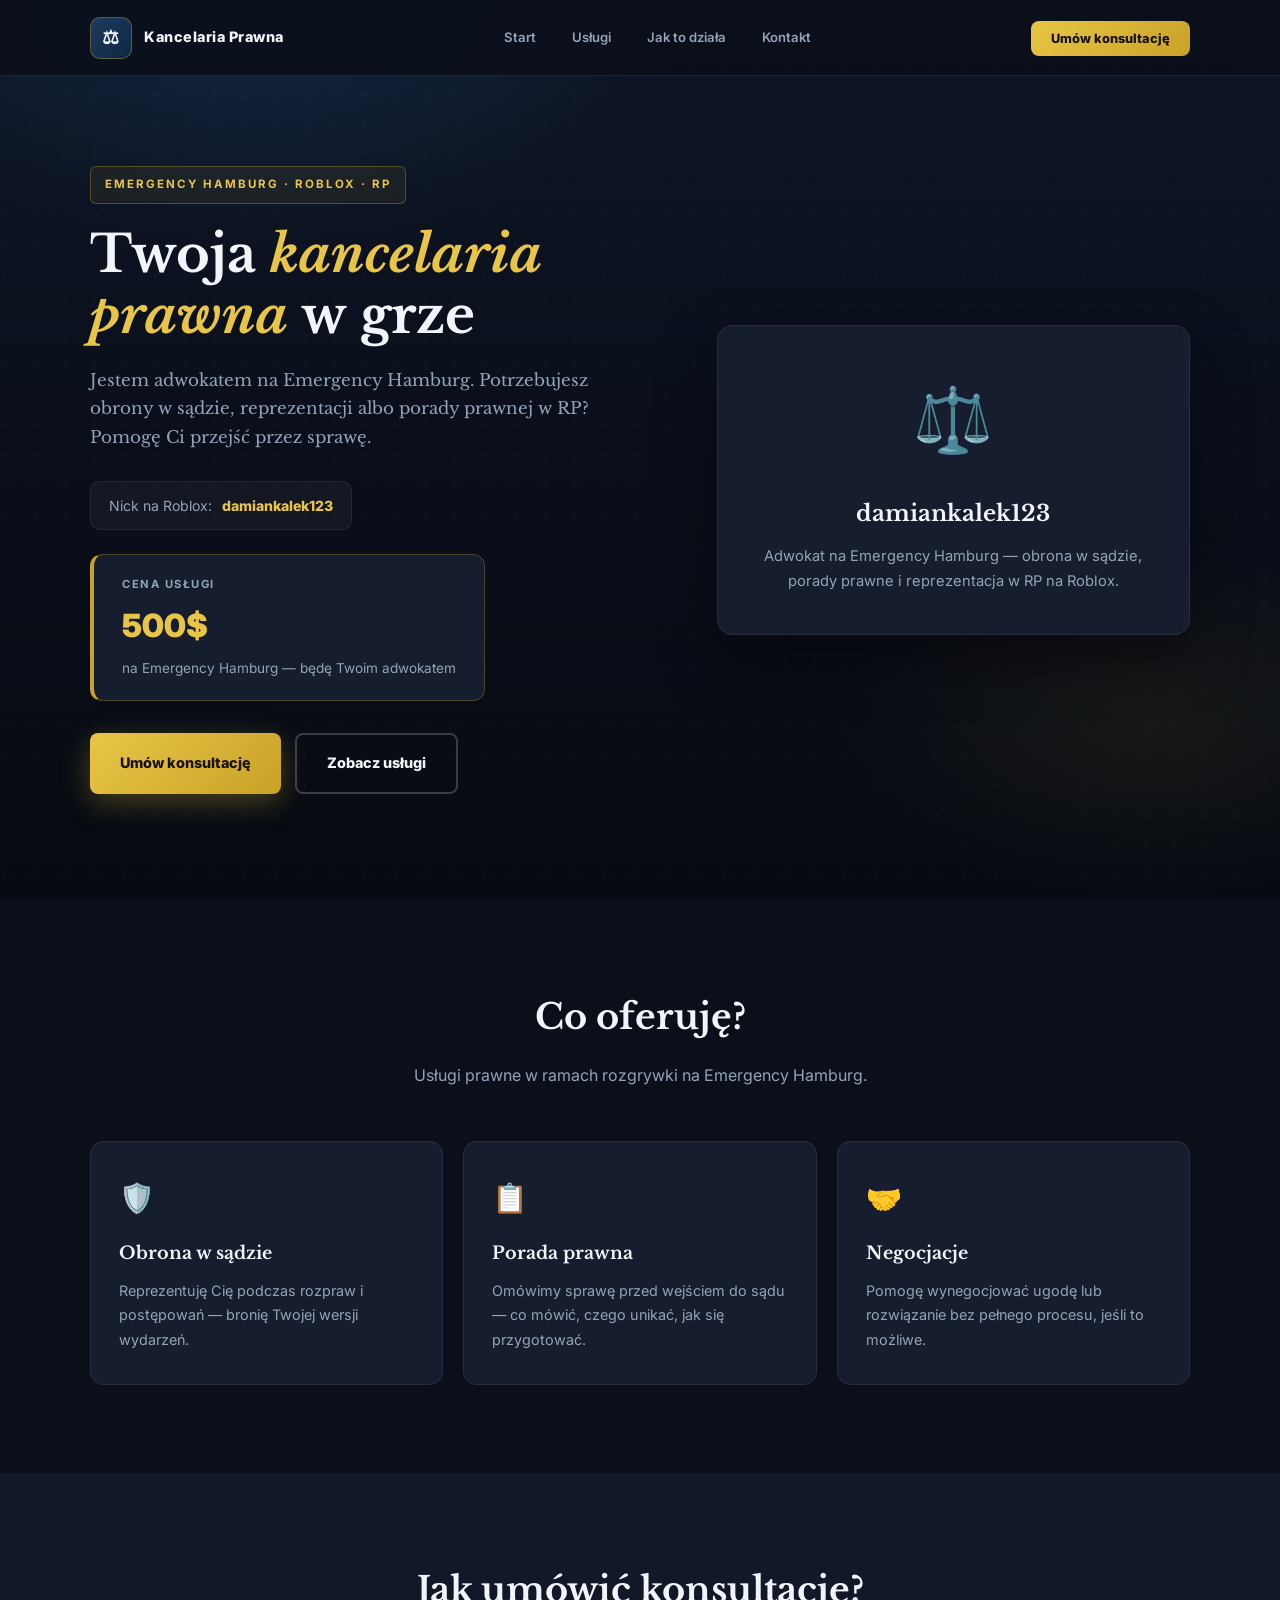
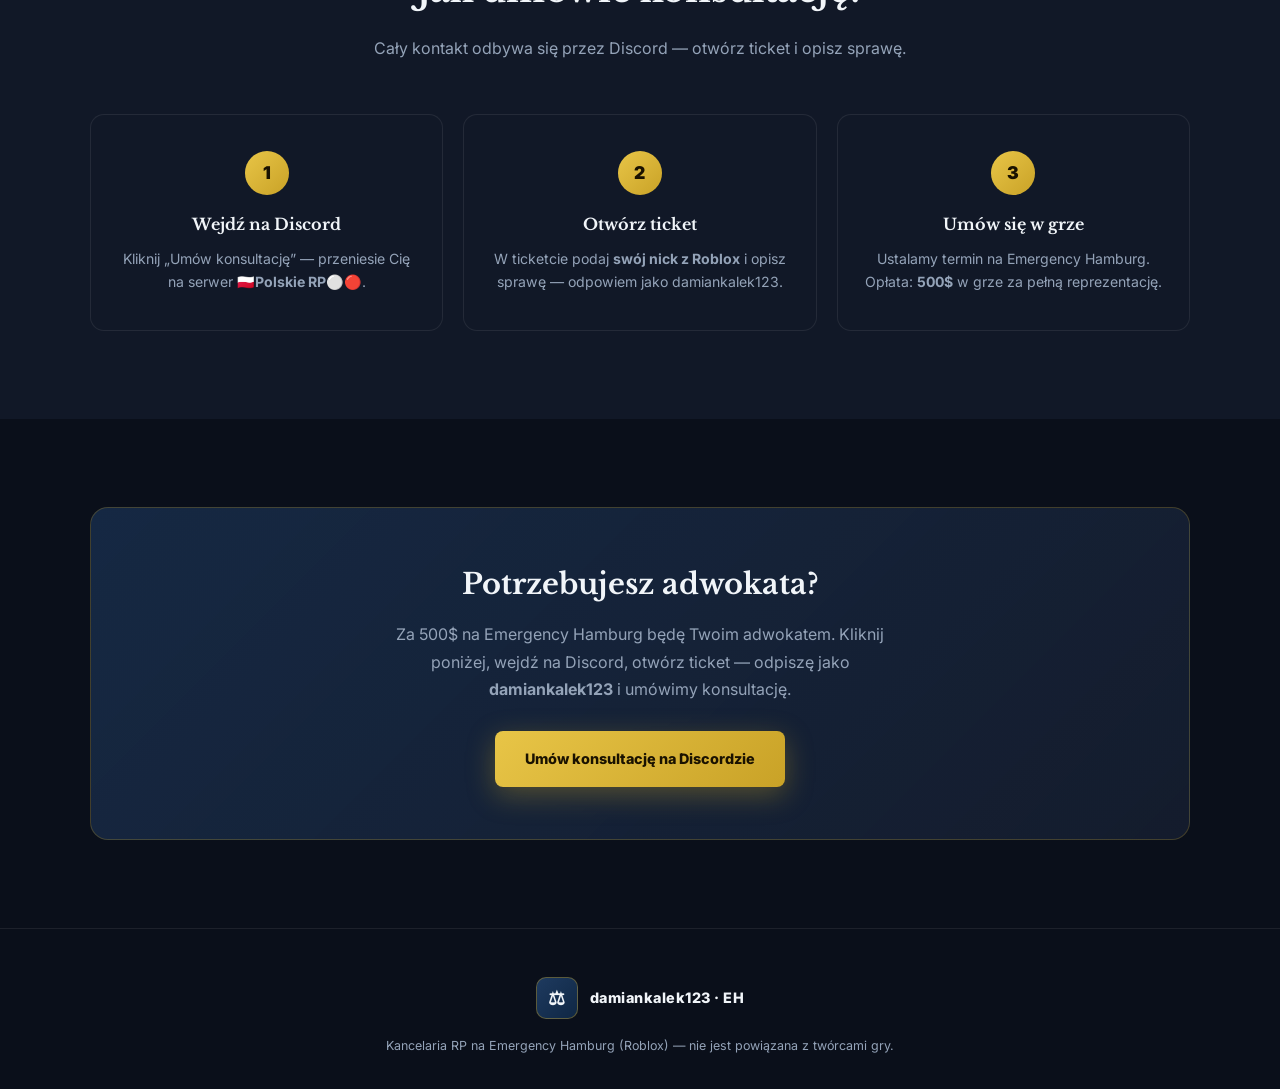
<file: index.html>
<!DOCTYPE html>
<html lang="pl">
<head>
    <meta charset="UTF-8">
    <meta name="viewport" content="width=device-width, initial-scale=1.0">
    <title>Kancelaria Prawna — Emergency Hamburg</title>
    <meta name="description" content="Adwokat damiankalek123 na Emergency Hamburg (Roblox). Za 500$ będę Twoim adwokatem. Umów konsultację na Discordzie.">
    <link rel="preconnect" href="https://fonts.googleapis.com">
    <link rel="preconnect" href="https://fonts.gstatic.com" crossorigin>
    <link href="https://fonts.googleapis.com/css2?family=Inter:wght@400;600;700;800&family=Libre+Baskerville:ital,wght@0,400;0,700;1,400&display=swap" rel="stylesheet">
    <link rel="stylesheet" href="kancelaria.css">
</head>
<body>

    <div class="page-bg" aria-hidden="true"></div>

    <header class="nav">
        <div class="container nav-inner">
            <a href="index.html" class="logo">
                <span class="logo-icon">⚖</span>
                Kancelaria Prawna
            </a>
            <nav class="nav-links" aria-label="Menu">
                <a href="#start">Start</a>
                <a href="#uslugi">Usługi</a>
                <a href="#jak">Jak to działa</a>
                <a href="#kontakt">Kontakt</a>
            </nav>
            <div class="nav-cta-wrap">
                <a href="https://discord.gg/7cSy8CDt9N" target="_blank" rel="noopener noreferrer" class="nav-cta">Umów konsultację</a>
            </div>
            <button class="menu-btn" type="button" id="menuBtn" aria-label="Menu">☰</button>
        </div>
    </header>

    <div class="mobile-menu" id="mobileMenu">
        <a href="#start">Start</a>
        <a href="#uslugi">Usługi</a>
        <a href="#jak">Jak to działa</a>
        <a href="#kontakt">Kontakt</a>
        <a href="https://discord.gg/7cSy8CDt9N" target="_blank" rel="noopener noreferrer" class="btn btn-primary" style="margin-top:8px;text-align:center;">Umów konsultację</a>
    </div>

    <section class="hero" id="start">
        <div class="container hero-grid">
            <div class="hero-content">
                <span class="hero-badge">Emergency Hamburg · Roblox · RP</span>
                <h1>Twoja <em>kancelaria prawna</em> w grze</h1>
                <p class="hero-lead">
                    Jestem adwokatem na Emergency Hamburg. Potrzebujesz obrony w sądzie,
                    reprezentacji albo porady prawnej w RP? Pomogę Ci przejść przez sprawę.
                </p>
                <div class="roblox-nick">
                    <span>Nick na Roblox:</span>
                    <strong>damiankalek123</strong>
                </div>
                <div class="price-box">
                    <span class="price-label">Cena usługi</span>
                    <span class="price-value">500$</span>
                    <span class="price-desc">na Emergency Hamburg — będę Twoim adwokatem</span>
                </div>
                <div class="hero-btns">
                    <a href="https://discord.gg/7cSy8CDt9N" target="_blank" rel="noopener noreferrer" class="btn btn-primary">Umów konsultację</a>
                    <a href="#uslugi" class="btn btn-outline">Zobacz usługi</a>
                </div>
            </div>

            <div class="hero-card">
                <div class="hero-card-icon">⚖️</div>
                <h2>damiankalek123</h2>
                <p>Adwokat na Emergency Hamburg — obrona w sądzie, porady prawne i reprezentacja w RP na Roblox.</p>
            </div>
        </div>
    </section>

    <section class="section" id="uslugi">
        <div class="container">
            <div class="section-head">
                <h2>Co oferuję?</h2>
                <p>Usługi prawne w ramach rozgrywki na Emergency Hamburg.</p>
            </div>
            <div class="services">
                <article class="service">
                    <div class="service-icon">🛡️</div>
                    <h3>Obrona w sądzie</h3>
                    <p>Reprezentuję Cię podczas rozpraw i postępowań — bronię Twojej wersji wydarzeń.</p>
                </article>
                <article class="service">
                    <div class="service-icon">📋</div>
                    <h3>Porada prawna</h3>
                    <p>Omówimy sprawę przed wejściem do sądu — co mówić, czego unikać, jak się przygotować.</p>
                </article>
                <article class="service">
                    <div class="service-icon">🤝</div>
                    <h3>Negocjacje</h3>
                    <p>Pomogę wynegocjować ugodę lub rozwiązanie bez pełnego procesu, jeśli to możliwe.</p>
                </article>
            </div>
        </div>
    </section>

    <section class="section" id="jak" style="background: var(--bg-2);">
        <div class="container">
            <div class="section-head">
                <h2>Jak umówić konsultację?</h2>
                <p>Cały kontakt odbywa się przez Discord — otwórz ticket i opisz sprawę.</p>
            </div>
            <div class="steps">
                <div class="step">
                    <div class="step-num">1</div>
                    <h3>Wejdź na Discord</h3>
                    <p>Kliknij „Umów konsultację” — przeniesie Cię na serwer <strong>🇵🇱Polskie RP⚪🔴</strong>.</p>
                </div>
                <div class="step">
                    <div class="step-num">2</div>
                    <h3>Otwórz ticket</h3>
                    <p>W ticketcie podaj <strong>swój nick z Roblox</strong> i opisz sprawę — odpowiem jako damiankalek123.</p>
                </div>
                <div class="step">
                    <div class="step-num">3</div>
                    <h3>Umów się w grze</h3>
                    <p>Ustalamy termin na Emergency Hamburg. Opłata: <strong>500$</strong> w grze za pełną reprezentację.</p>
                </div>
            </div>
        </div>
    </section>

    <section class="section" id="kontakt">
        <div class="container">
            <div class="cta-block">
                <h2>Potrzebujesz adwokata?</h2>
                <p>Za 500$ na Emergency Hamburg będę Twoim adwokatem. Kliknij poniżej, wejdź na Discord, otwórz ticket — odpiszę jako <strong>damiankalek123</strong> i umówimy konsultację.</p>
                <a href="https://discord.gg/7cSy8CDt9N" target="_blank" rel="noopener noreferrer" class="btn btn-primary">Umów konsultację na Discordzie</a>
            </div>
        </div>
    </section>

    <footer class="footer">
        <div class="container">
            <a href="index.html" class="logo">
                <span class="logo-icon">⚖</span>
                damiankalek123 · EH
            </a>
            <p>Kancelaria RP na Emergency Hamburg (Roblox) — nie jest powiązana z twórcami gry.</p>
        </div>
    </footer>

    <script>
        const menuBtn = document.getElementById('menuBtn');
        const mobileMenu = document.getElementById('mobileMenu');
        menuBtn?.addEventListener('click', () => mobileMenu?.classList.toggle('open'));
        mobileMenu?.querySelectorAll('a').forEach((a) => {
            a.addEventListener('click', () => mobileMenu.classList.remove('open'));
        });
    </script>
</body>
</html>
</file>
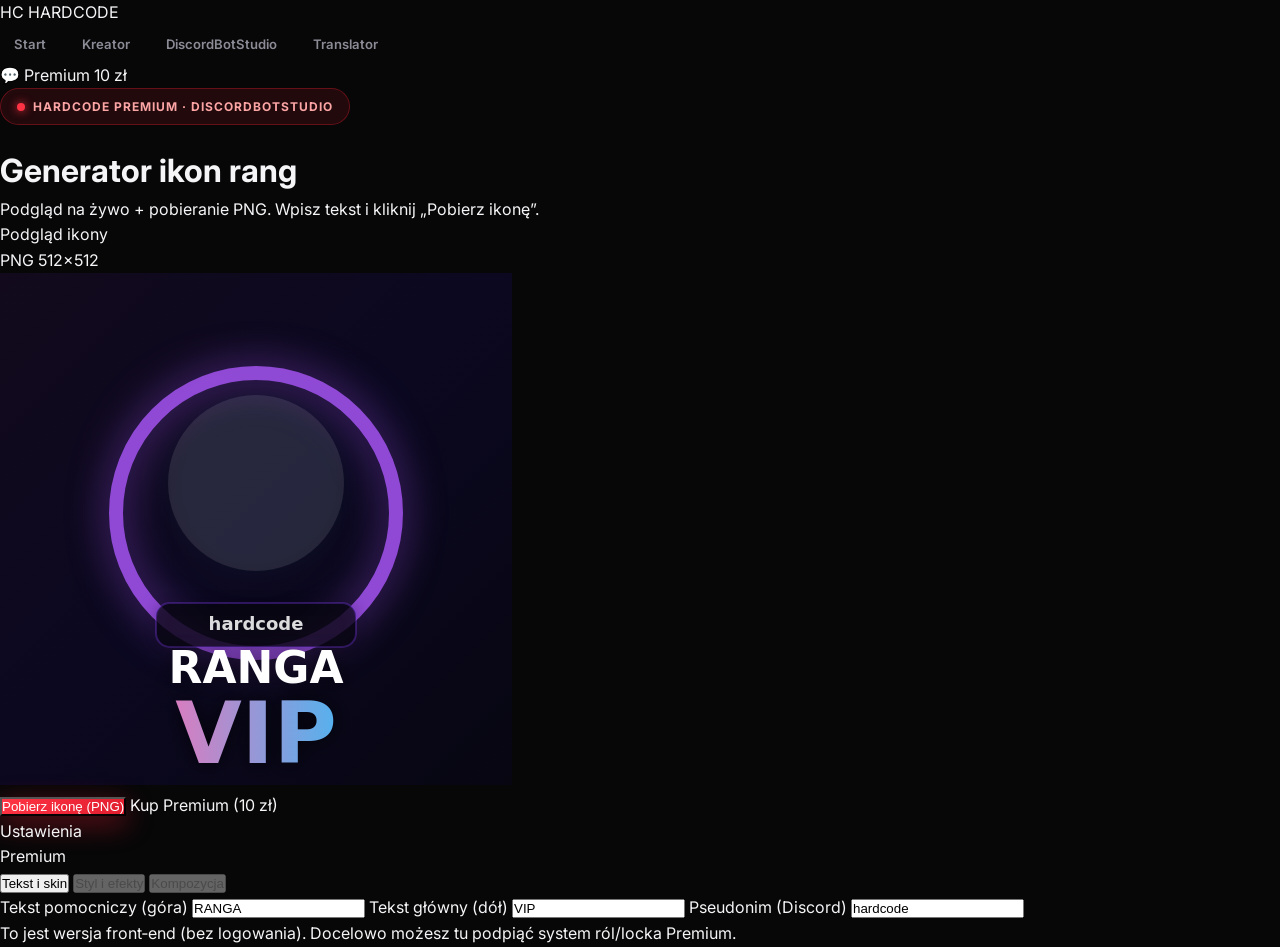
<file: studio.html>
<!DOCTYPE html>
<html lang="pl">
<head>
    <meta charset="UTF-8">
    <meta name="viewport" content="width=device-width, initial-scale=1.0">
    <title>DiscordBotStudio — HardCode Premium</title>
    <meta name="description" content="DiscordBotStudio — generator ikon rang. Premium 10 zł.">
    <link href="https://fonts.googleapis.com/css2?family=Inter:wght@400;600;700;800;900&display=swap" rel="stylesheet">
    <link rel="stylesheet" href="style.css">
</head>
<body>

    <div class="bg-grid" aria-hidden="true"></div>

    <nav class="navbar">
        <div class="navbar-inner">
            <a href="index.html" class="nav-brand">
                <span class="nav-brand-icon">HC</span>
                HARD<span class="brand-accent">CODE</span>
            </a>
            <div class="nav-links">
                <a href="index.html#start">Start</a>
                <a href="index.html#oferta">Kreator</a>
                <a href="studio.html">DiscordBotStudio</a>
                <a href="translator.html">Translator</a>
            </div>
            <div class="nav-actions">
                <a href="https://discord.gg/kFYyYj5YP9" target="_blank" rel="noopener" class="btn-icon" title="Discord" aria-label="Discord">💬</a>
                <a href="index.html#kontakt" class="btn-shop btn-shop-solid">Premium 10 zł</a>
            </div>
        </div>
    </nav>

    <main class="tool-page">
        <header class="tool-head">
            <div class="hero-badge">
                <span class="hero-badge-dot"></span>
                HardCode Premium · DiscordBotStudio
            </div>
            <h1 class="tool-title">Generator ikon rang</h1>
            <p class="tool-subtitle">Podgląd na żywo + pobieranie PNG. Wpisz tekst i kliknij „Pobierz ikonę”.</p>
        </header>

        <section class="tool-shell">
            <div class="tool-panel tool-preview">
                <div class="tool-panel-head">
                    <div class="tool-panel-title">Podgląd ikony</div>
                    <div class="tool-badge">PNG 512×512</div>
                </div>
                <div class="tool-canvas-wrap">
                    <canvas id="iconCanvas" width="512" height="512" class="tool-canvas"></canvas>
                </div>
                <div class="tool-actions">
                    <button class="btn-primary tool-btn" id="downloadBtn" type="button">Pobierz ikonę (PNG)</button>
                    <a class="btn-secondary tool-btn" href="index.html#kontakt">Kup Premium (10 zł)</a>
                </div>
            </div>

            <div class="tool-panel tool-form">
                <div class="tool-panel-head">
                    <div class="tool-panel-title">Ustawienia</div>
                    <div class="tool-badge tool-badge-premium">Premium</div>
                </div>

                <div class="tool-tabs" role="tablist" aria-label="Tryby generatora">
                    <button class="tool-tab tool-tab-active" type="button">Tekst i skin</button>
                    <button class="tool-tab" type="button" disabled>Styl i efekty</button>
                    <button class="tool-tab" type="button" disabled>Kompozycja</button>
                </div>

                <div class="tool-fields">
                    <label class="tool-field">
                        <span class="tool-label">Tekst pomocniczy (góra)</span>
                        <input id="topText" class="tool-input" value="RANGA" maxlength="18">
                    </label>
                    <label class="tool-field">
                        <span class="tool-label">Tekst główny (dół)</span>
                        <input id="bottomText" class="tool-input" value="VIP" maxlength="18">
                    </label>
                    <label class="tool-field">
                        <span class="tool-label">Pseudonim (Discord)</span>
                        <input id="nickname" class="tool-input" value="hardcode" maxlength="20">
                    </label>
                    <div class="tool-hint">
                        To jest wersja front‑end (bez logowania). Docelowo możesz tu podpiąć system ról/locka Premium.
                    </div>
                </div>
            </div>
        </section>
    </main>

    <script>
        const canvas = document.getElementById('iconCanvas');
        const ctx = canvas.getContext('2d');

        const topTextEl = document.getElementById('topText');
        const bottomTextEl = document.getElementById('bottomText');
        const nicknameEl = document.getElementById('nickname');
        const downloadBtn = document.getElementById('downloadBtn');

        function roundRect(ctx, x, y, w, h, r) {
            const rr = Math.min(r, w / 2, h / 2);
            ctx.beginPath();
            ctx.moveTo(x + rr, y);
            ctx.arcTo(x + w, y, x + w, y + h, rr);
            ctx.arcTo(x + w, y + h, x, y + h, rr);
            ctx.arcTo(x, y + h, x, y, rr);
            ctx.arcTo(x, y, x + w, y, rr);
            ctx.closePath();
        }

        function drawIcon() {
            const topText = (topTextEl.value || '').toUpperCase();
            const bottomText = (bottomTextEl.value || '').toUpperCase();
            const nick = (nicknameEl.value || '').trim();

            ctx.clearRect(0, 0, 512, 512);

            // background gradient
            const bg = ctx.createLinearGradient(0, 0, 512, 512);
            bg.addColorStop(0, '#120a1c');
            bg.addColorStop(0.5, '#0b0820');
            bg.addColorStop(1, '#070611');
            ctx.fillStyle = bg;
            ctx.fillRect(0, 0, 512, 512);

            // glow ring
            ctx.save();
            ctx.translate(256, 240);
            ctx.globalAlpha = 0.9;
            ctx.shadowColor = 'rgba(168, 85, 247, 0.75)';
            ctx.shadowBlur = 38;
            ctx.strokeStyle = 'rgba(168, 85, 247, 0.9)';
            ctx.lineWidth = 14;
            ctx.beginPath();
            ctx.arc(0, 0, 140, 0, Math.PI * 2);
            ctx.stroke();
            ctx.restore();

            // avatar placeholder
            ctx.save();
            ctx.translate(256, 210);
            ctx.shadowColor = 'rgba(56, 189, 248, 0.35)';
            ctx.shadowBlur = 22;
            ctx.fillStyle = 'rgba(255, 255, 255, 0.10)';
            ctx.beginPath();
            ctx.arc(0, 0, 88, 0, Math.PI * 2);
            ctx.fill();
            ctx.restore();

            // nickname pill
            if (nick) {
                ctx.save();
                ctx.globalAlpha = 0.95;
                ctx.shadowColor = 'rgba(0,0,0,0.35)';
                ctx.shadowBlur = 16;
                ctx.fillStyle = 'rgba(7,6,17,0.78)';
                roundRect(ctx, 156, 330, 200, 44, 14);
                ctx.fill();
                ctx.strokeStyle = 'rgba(124,58,237,0.35)';
                ctx.lineWidth = 2;
                ctx.stroke();
                ctx.fillStyle = 'rgba(255,255,255,0.9)';
                ctx.font = '800 18px Inter, system-ui, sans-serif';
                ctx.textAlign = 'center';
                ctx.textBaseline = 'middle';
                ctx.fillText(nick, 256, 352);
                ctx.restore();
            }

            // bottom label (pixel vibe)
            ctx.save();
            ctx.shadowColor = 'rgba(0,0,0,0.7)';
            ctx.shadowBlur = 20;
            ctx.textAlign = 'center';
            ctx.fillStyle = 'white';

            ctx.font = '900 44px Inter, system-ui, sans-serif';
            ctx.fillText(topText, 256, 410);

            // gradient for main text
            const grad = ctx.createLinearGradient(140, 0, 372, 0);
            grad.addColorStop(0, '#f472b6');
            grad.addColorStop(1, '#38bdf8');
            ctx.fillStyle = grad;
            ctx.font = '900 86px Inter, system-ui, sans-serif';
            ctx.fillText(bottomText, 256, 490);
            ctx.restore();
        }

        function downloadPng() {
            const a = document.createElement('a');
            a.download = `hardcode_${(bottomTextEl.value || 'icon').toLowerCase()}.png`;
            a.href = canvas.toDataURL('image/png');
            a.click();
        }

        [topTextEl, bottomTextEl, nicknameEl].forEach((el) => el.addEventListener('input', drawIcon));
        downloadBtn.addEventListener('click', downloadPng);
        drawIcon();
    </script>
</body>
</html>
</file>
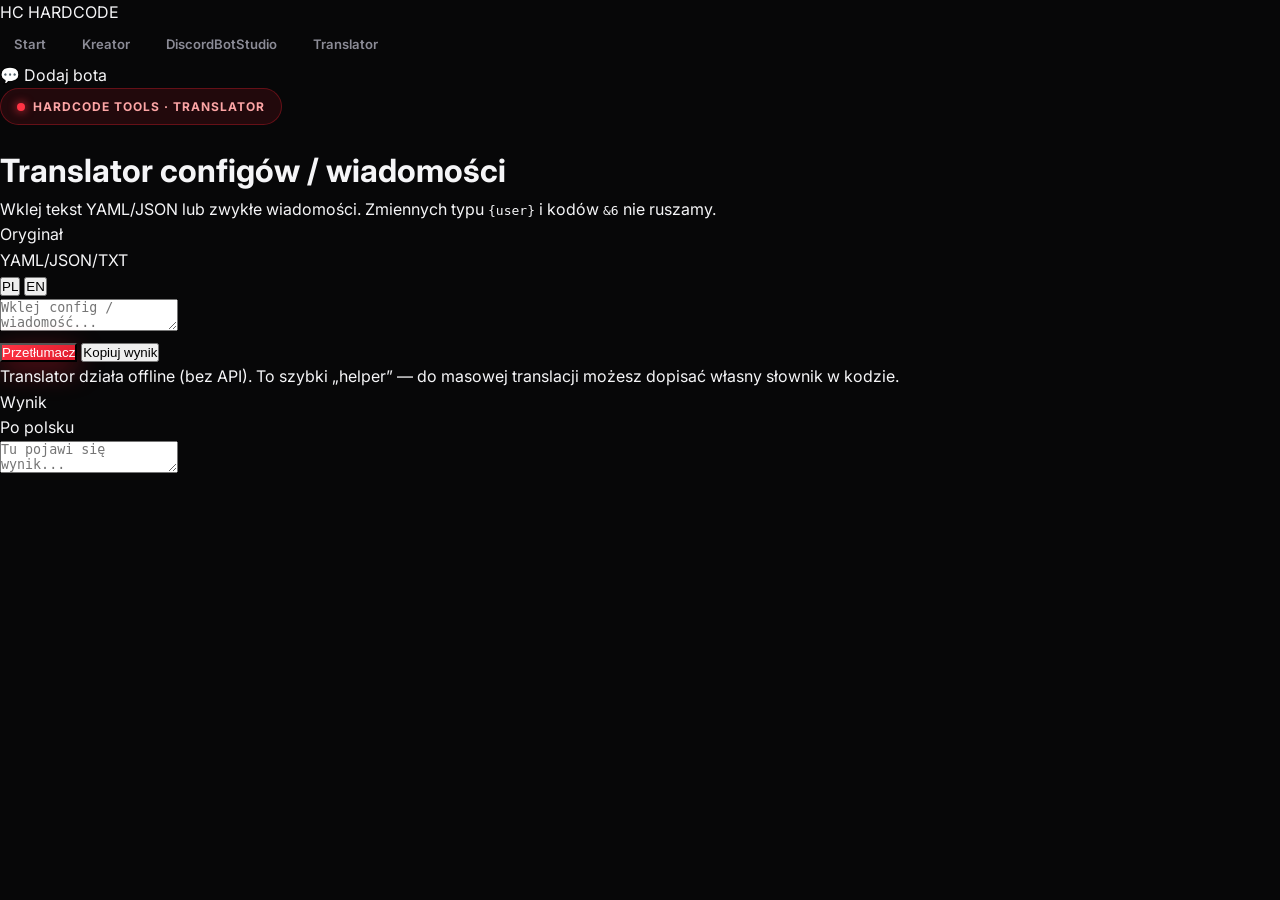
<file: translator.html>
<!DOCTYPE html>
<html lang="pl">
<head>
    <meta charset="UTF-8">
    <meta name="viewport" content="width=device-width, initial-scale=1.0">
    <title>Translator — HardCode Tools</title>
    <meta name="description" content="Translator configów/wiadomości — wklej tekst, wybierz język i pobierz wynik.">
    <link href="https://fonts.googleapis.com/css2?family=Inter:wght@400;600;700;800;900&display=swap" rel="stylesheet">
    <link rel="stylesheet" href="style.css">
</head>
<body>

    <div class="bg-grid" aria-hidden="true"></div>

    <nav class="navbar">
        <div class="navbar-inner">
            <a href="index.html" class="nav-brand">
                <span class="nav-brand-icon">HC</span>
                HARD<span class="brand-accent">CODE</span>
            </a>
            <div class="nav-links">
                <a href="index.html#start">Start</a>
                <a href="index.html#oferta">Kreator</a>
                <a href="studio.html">DiscordBotStudio</a>
                <a href="translator.html">Translator</a>
            </div>
            <div class="nav-actions">
                <a href="https://discord.gg/kFYyYj5YP9" target="_blank" rel="noopener" class="btn-icon" title="Discord" aria-label="Discord">💬</a>
                <a href="index.html#kontakt" class="btn-shop btn-shop-solid">Dodaj bota</a>
            </div>
        </div>
    </nav>

    <main class="tool-page">
        <header class="tool-head">
            <div class="hero-badge">
                <span class="hero-badge-dot"></span>
                HardCode Tools · Translator
            </div>
            <h1 class="tool-title">Translator configów / wiadomości</h1>
            <p class="tool-subtitle">Wklej tekst YAML/JSON lub zwykłe wiadomości. Zmiennych typu <code>{user}</code> i kodów <code>&amp;6</code> nie ruszamy.</p>
        </header>

        <section class="tool-shell tool-shell-wide">
            <div class="tool-panel tool-form">
                <div class="tool-panel-head">
                    <div class="tool-panel-title">Oryginał</div>
                    <div class="tool-badge">YAML/JSON/TXT</div>
                </div>

                <div class="tool-tabs" role="tablist" aria-label="Język oryginału">
                    <button class="tool-tab tool-tab-active" id="langPL" type="button">PL</button>
                    <button class="tool-tab" id="langEN" type="button">EN</button>
                </div>

                <textarea id="source" class="tool-textarea" spellcheck="false" placeholder="Wklej config / wiadomość..."></textarea>
                <div class="tool-actions tool-actions-slim">
                    <button class="btn-primary tool-btn" id="translateBtn" type="button">Przetłumacz</button>
                    <button class="btn-secondary tool-btn" id="copyBtn" type="button">Kopiuj wynik</button>
                </div>
                <div class="tool-hint">
                    Translator działa offline (bez API). To szybki „helper” — do masowej translacji możesz dopisać własny słownik w kodzie.
                </div>
            </div>

            <div class="tool-panel tool-preview">
                <div class="tool-panel-head">
                    <div class="tool-panel-title">Wynik</div>
                    <div class="tool-badge">Po polsku</div>
                </div>
                <textarea id="result" class="tool-textarea" spellcheck="false" placeholder="Tu pojawi się wynik..." readonly></textarea>
            </div>
        </section>
    </main>

    <script>
        const source = document.getElementById('source');
        const result = document.getElementById('result');
        const translateBtn = document.getElementById('translateBtn');
        const copyBtn = document.getElementById('copyBtn');
        const langPL = document.getElementById('langPL');
        const langEN = document.getElementById('langEN');

        let from = 'pl';
        function setLang(next) {
            from = next;
            if (from === 'pl') {
                langPL.classList.add('tool-tab-active');
                langEN.classList.remove('tool-tab-active');
            } else {
                langEN.classList.add('tool-tab-active');
                langPL.classList.remove('tool-tab-active');
            }
        }
        langPL.addEventListener('click', () => setLang('pl'));
        langEN.addEventListener('click', () => setLang('en'));

        const dictEnToPl = new Map([
            ['welcome', 'witaj'],
            ['goodbye', 'żegnaj'],
            ['ticket', 'zgłoszenie'],
            ['tickets', 'zgłoszenia'],
            ['support', 'pomoc'],
            ['settings', 'ustawienia'],
            ['enabled', 'włączone'],
            ['disabled', 'wyłączone'],
            ['role', 'rola'],
            ['roles', 'role'],
            ['channel', 'kanał'],
            ['channels', 'kanały'],
            ['message', 'wiadomość'],
            ['messages', 'wiadomości'],
            ['admin', 'admin'],
            ['moderation', 'moderacja'],
            ['warning', 'ostrzeżenie'],
            ['warnings', 'ostrzeżenia'],
            ['ban', 'ban'],
            ['mute', 'mute'],
            ['unmute', 'odcisz'],
            ['logs', 'logi'],
            ['dashboard', 'panel'],
            ['premium', 'premium'],
            ['free', 'darmowe'],
            ['error', 'błąd'],
            ['success', 'sukces'],
            ['required', 'wymagane'],
            ['access', 'dostęp'],
            ['login', 'zaloguj'],
            ['discord', 'discord']
        ]);

        function protectTokens(input) {
            const tokens = [];
            const protectedText = input.replace(/(\{[^}]+\}|&[0-9a-fk-or])/gi, (m) => {
                const id = tokens.length;
                tokens.push(m);
                return `__TOK${id}__`;
            });
            return { protectedText, tokens };
        }

        function restoreTokens(input, tokens) {
            return input.replace(/__TOK(\d+)__/g, (_, n) => tokens[Number(n)] ?? '');
        }

        function translateLooseText(text) {
            // bardzo lekka translacja: słowo -> słowo, bez rozwalania formatowania
            const parts = text.split(/(\s+|[,:.()\"'\\[\\]{}<>!?-]+)/);
            const out = parts.map((p) => {
                const key = p.toLowerCase();
                if (!/^[a-z]+$/.test(key)) return p;
                return dictEnToPl.get(key) ?? p;
            });
            return out.join('');
        }

        function translateAll() {
            const raw = source.value || '';
            if (!raw.trim()) {
                result.value = '';
                return;
            }

            // jeśli źródło PL → wynik = źródło (bo “tłumaczenie” niepotrzebne)
            if (from === 'pl') {
                result.value = raw;
                return;
            }

            const { protectedText, tokens } = protectTokens(raw);
            const translated = translateLooseText(protectedText);
            result.value = restoreTokens(translated, tokens);
        }

        async function copyResult() {
            if (!result.value) return;
            try {
                await navigator.clipboard.writeText(result.value);
                copyBtn.textContent = 'Skopiowano';
                setTimeout(() => (copyBtn.textContent = 'Kopiuj wynik'), 1000);
            } catch {
                // fallback
                result.focus();
                result.select();
                document.execCommand('copy');
            }
        }

        translateBtn.addEventListener('click', translateAll);
        copyBtn.addEventListener('click', copyResult);
        source.addEventListener('keydown', (e) => {
            if ((e.ctrlKey || e.metaKey) && e.key.toLowerCase() === 'enter') translateAll();
        });
    </script>
</body>
</html>
</file>
<file: kancelaria.css>
:root {
    --bg: #0a0f1a;
    --bg-2: #111827;
    --card: #151d2e;
    --gold: #c9a227;
    --gold-light: #e8c547;
    --gold-glow: rgba(201, 162, 39, 0.35);
    --navy: #1e3a5f;
    --text: #f1f5f9;
    --text-dim: #94a3b8;
    --border: rgba(255, 255, 255, 0.08);
    --nav-h: 76px;
    --max: 1100px;
}

* {
    box-sizing: border-box;
    margin: 0;
    padding: 0;
}

html {
    scroll-behavior: smooth;
}

body {
    font-family: 'Libre Baskerville', Georgia, serif;
    background: var(--bg);
    color: var(--text);
    line-height: 1.7;
    overflow-x: hidden;
}

.sans {
    font-family: 'Inter', system-ui, sans-serif;
}

a {
    color: inherit;
    text-decoration: none;
}

.container {
    width: min(var(--max), 92%);
    margin: 0 auto;
}

.page-bg {
    position: fixed;
    inset: 0;
    z-index: -1;
    background:
        radial-gradient(ellipse 60% 50% at 20% 0%, rgba(30, 58, 95, 0.5), transparent 55%),
        radial-gradient(ellipse 50% 40% at 90% 80%, rgba(201, 162, 39, 0.08), transparent 50%),
        linear-gradient(180deg, #0d1525 0%, var(--bg) 50%, #060a12 100%);
}

.page-bg::after {
    content: '';
    position: absolute;
    inset: 0;
    background: url("data:image/svg+xml,%3Csvg width='60' height='60' viewBox='0 0 60 60' xmlns='http://www.w3.org/2000/svg'%3E%3Cg fill='none' fill-rule='evenodd'%3E%3Cg fill='%23ffffff' fill-opacity='0.02'%3E%3Cpath d='M36 34v-4h-2v4h-4v2h4v4h2v-4h4v-2h-4zm0-30V0h-2v4h-4v2h4v4h2V6h4V4h-4zM6 34v-4H4v4H0v2h4v4h2v-4h4v-2H6zM6 4V0H4v4H0v2h4v4h2V6h4V4H6z'/%3E%3C/g%3E%3C/g%3E%3C/svg%3E");
    opacity: 0.5;
}

.nav {
    position: fixed;
    top: 0;
    left: 0;
    right: 0;
    height: var(--nav-h);
    z-index: 1000;
    background: rgba(10, 15, 26, 0.9);
    backdrop-filter: blur(14px);
    border-bottom: 1px solid var(--border);
}

.nav-inner {
    height: 100%;
    display: flex;
    align-items: center;
    justify-content: space-between;
    gap: 20px;
}

.logo {
    display: flex;
    align-items: center;
    gap: 12px;
    font-family: 'Inter', sans-serif;
    font-weight: 800;
    font-size: 0.9rem;
    letter-spacing: 0.5px;
}

.logo-icon {
    width: 42px;
    height: 42px;
    border-radius: 10px;
    background: linear-gradient(135deg, var(--navy), #0f2744);
    border: 1px solid rgba(201, 162, 39, 0.4);
    display: flex;
    align-items: center;
    justify-content: center;
    font-size: 1.2rem;
}

.nav-links {
    display: flex;
    gap: 8px;
}

.nav-links a {
    font-family: 'Inter', sans-serif;
    font-size: 0.82rem;
    font-weight: 600;
    color: var(--text-dim);
    padding: 8px 14px;
    border-radius: 8px;
    transition: color 0.2s, background 0.2s;
}

.nav-links a:hover {
    color: var(--text);
    background: rgba(255, 255, 255, 0.05);
}

.nav-cta {
    font-family: 'Inter', sans-serif;
    padding: 10px 20px;
    border-radius: 8px;
    background: linear-gradient(135deg, var(--gold-light), var(--gold));
    color: #1a1200;
    font-weight: 800;
    font-size: 0.8rem;
    transition: transform 0.2s, box-shadow 0.2s;
}

.nav-cta:hover {
    transform: translateY(-2px);
    box-shadow: 0 8px 28px var(--gold-glow);
}

.menu-btn {
    display: none;
    width: 44px;
    height: 44px;
    border: 1px solid var(--border);
    border-radius: 10px;
    background: transparent;
    color: var(--text);
    font-size: 1.4rem;
    cursor: pointer;
}

.mobile-menu {
    display: none;
    position: fixed;
    top: var(--nav-h);
    left: 0;
    right: 0;
    background: rgba(10, 15, 26, 0.98);
    border-bottom: 1px solid var(--border);
    padding: 20px;
    flex-direction: column;
    gap: 14px;
    z-index: 999;
}

.mobile-menu.open {
    display: flex;
}

.mobile-menu a {
    font-family: 'Inter', sans-serif;
    font-weight: 600;
    padding: 10px 0;
    border-bottom: 1px solid var(--border);
}

.hero {
    min-height: 100vh;
    padding: calc(var(--nav-h) + 64px) 0 80px;
    display: flex;
    align-items: center;
}

.hero-grid {
    display: grid;
    grid-template-columns: 1.1fr 0.9fr;
    gap: 48px;
    align-items: center;
}

.hero-badge {
    display: inline-block;
    font-family: 'Inter', sans-serif;
    font-size: 0.72rem;
    font-weight: 700;
    letter-spacing: 2px;
    text-transform: uppercase;
    color: var(--gold-light);
    margin-bottom: 20px;
    padding: 8px 14px;
    border: 1px solid rgba(201, 162, 39, 0.35);
    border-radius: 6px;
    background: rgba(201, 162, 39, 0.08);
}

.hero h1 {
    font-size: clamp(2rem, 4.5vw, 3.2rem);
    font-weight: 700;
    line-height: 1.2;
    margin-bottom: 20px;
}

.hero h1 em {
    font-style: italic;
    color: var(--gold-light);
}

.hero-lead {
    color: var(--text-dim);
    font-size: 1.05rem;
    max-width: 520px;
    margin-bottom: 28px;
}

.price-box {
    display: inline-flex;
    flex-direction: column;
    gap: 4px;
    padding: 20px 28px;
    margin-bottom: 32px;
    background: var(--card);
    border: 1px solid rgba(201, 162, 39, 0.3);
    border-radius: 12px;
    border-left: 4px solid var(--gold);
}

.price-label {
    font-family: 'Inter', sans-serif;
    font-size: 0.7rem;
    font-weight: 700;
    text-transform: uppercase;
    letter-spacing: 1.5px;
    color: var(--text-dim);
}

.price-value {
    font-family: 'Inter', sans-serif;
    font-size: 2rem;
    font-weight: 900;
    color: var(--gold-light);
}

.price-desc {
    font-family: 'Inter', sans-serif;
    font-size: 0.85rem;
    color: var(--text-dim);
}

.roblox-nick {
    display: inline-flex;
    align-items: center;
    gap: 10px;
    padding: 12px 18px;
    margin-bottom: 24px;
    background: rgba(255, 255, 255, 0.04);
    border: 1px solid var(--border);
    border-radius: 10px;
    font-family: 'Inter', sans-serif;
    font-size: 0.88rem;
    color: var(--text-dim);
}

.roblox-nick strong {
    color: var(--gold-light);
    font-weight: 800;
}

.hero-btns {
    display: flex;
    flex-wrap: wrap;
    gap: 14px;
}

.btn {
    display: inline-flex;
    align-items: center;
    justify-content: center;
    gap: 8px;
    padding: 16px 30px;
    border-radius: 8px;
    font-family: 'Inter', sans-serif;
    font-weight: 800;
    font-size: 0.9rem;
    transition: transform 0.2s, box-shadow 0.2s;
    cursor: pointer;
    border: none;
}

.btn-primary {
    background: linear-gradient(135deg, var(--gold-light), var(--gold));
    color: #1a1200;
    box-shadow: 0 8px 28px var(--gold-glow);
}

.btn-primary:hover {
    transform: translateY(-2px);
    box-shadow: 0 12px 36px var(--gold-glow);
}

.btn-outline {
    background: transparent;
    color: var(--text);
    border: 2px solid rgba(255, 255, 255, 0.2);
}

.btn-outline:hover {
    border-color: var(--gold);
    color: var(--gold-light);
}

.hero-card {
    padding: 40px 36px;
    background: var(--card);
    border: 1px solid var(--border);
    border-radius: 16px;
    text-align: center;
    box-shadow: 0 24px 60px rgba(0, 0, 0, 0.4);
}

.hero-card-icon {
    font-size: 4rem;
    margin-bottom: 20px;
}

.hero-card h2 {
    font-size: 1.4rem;
    margin-bottom: 12px;
}

.hero-card p {
    font-family: 'Inter', sans-serif;
    color: var(--text-dim);
    font-size: 0.92rem;
}

.section {
    padding: 88px 0;
}

.section-head {
    text-align: center;
    max-width: 600px;
    margin: 0 auto 52px;
}

.section-head h2 {
    font-size: clamp(1.6rem, 3vw, 2.2rem);
    margin-bottom: 14px;
}

.section-head p {
    font-family: 'Inter', sans-serif;
    color: var(--text-dim);
    font-size: 1rem;
}

.services {
    display: grid;
    grid-template-columns: repeat(auto-fit, minmax(260px, 1fr));
    gap: 20px;
}

.service {
    padding: 32px 28px;
    background: var(--card);
    border: 1px solid var(--border);
    border-radius: 14px;
    transition: border-color 0.25s, transform 0.25s;
}

.service:hover {
    border-color: rgba(201, 162, 39, 0.35);
    transform: translateY(-4px);
}

.service-icon {
    font-size: 1.8rem;
    margin-bottom: 16px;
}

.service h3 {
    font-size: 1.1rem;
    margin-bottom: 10px;
}

.service p {
    font-family: 'Inter', sans-serif;
    color: var(--text-dim);
    font-size: 0.9rem;
}

.steps {
    display: grid;
    grid-template-columns: repeat(3, 1fr);
    gap: 20px;
}

.step {
    text-align: center;
    padding: 36px 24px;
    background: var(--bg-2);
    border-radius: 14px;
    border: 1px solid var(--border);
}

.step-num {
    width: 44px;
    height: 44px;
    margin: 0 auto 16px;
    border-radius: 50%;
    background: linear-gradient(135deg, var(--gold-light), var(--gold));
    color: #1a1200;
    font-family: 'Inter', sans-serif;
    font-weight: 900;
    font-size: 1.1rem;
    display: flex;
    align-items: center;
    justify-content: center;
}

.step h3 {
    font-size: 1rem;
    margin-bottom: 8px;
}

.step p {
    font-family: 'Inter', sans-serif;
    color: var(--text-dim);
    font-size: 0.88rem;
}

.cta-block {
    padding: 52px 48px;
    border-radius: 18px;
    background: linear-gradient(135deg, rgba(30, 58, 95, 0.6), rgba(21, 29, 46, 0.95));
    border: 1px solid rgba(201, 162, 39, 0.25);
    text-align: center;
}

.cta-block h2 {
    font-size: 1.8rem;
    margin-bottom: 12px;
}

.cta-block p {
    font-family: 'Inter', sans-serif;
    color: var(--text-dim);
    max-width: 520px;
    margin: 0 auto 28px;
    font-size: 1rem;
}

.footer {
    padding: 48px 0 32px;
    border-top: 1px solid var(--border);
    text-align: center;
}

.footer p {
    font-family: 'Inter', sans-serif;
    color: var(--text-dim);
    font-size: 0.78rem;
}

.footer .logo {
    justify-content: center;
    margin-bottom: 16px;
}

@media (max-width: 900px) {
    .nav-links,
    .nav-cta-wrap {
        display: none;
    }

    .menu-btn {
        display: flex;
        align-items: center;
        justify-content: center;
    }

    .hero-grid {
        grid-template-columns: 1fr;
        text-align: center;
    }

    .hero-lead,
    .price-box {
        margin-left: auto;
        margin-right: auto;
    }

    .hero-btns {
        justify-content: center;
    }

    .hero-card {
        order: -1;
    }

    .steps {
        grid-template-columns: 1fr;
    }

    .cta-block {
        padding: 36px 24px;
    }
}
</file>
<file: style.css>
:root {
    --bg: #070708;
    --bg-2: #0e0e11;
    --card: #121216;
    --red: #e11d2e;
    --red-bright: #ff3344;
    --red-glow: rgba(225, 29, 46, 0.45);
    --orange: #ff6b35;
    --text: #f5f5f7;
    --text-dim: #8b8b96;
    --border: rgba(255, 255, 255, 0.07);
    --nav-h: 76px;
    --max: 1200px;
}

* {
    box-sizing: border-box;
    margin: 0;
    padding: 0;
}

html {
    scroll-behavior: smooth;
}

body {
    font-family: 'Inter', system-ui, sans-serif;
    background: var(--bg);
    color: var(--text);
    line-height: 1.6;
    overflow-x: hidden;
}

a {
    color: inherit;
    text-decoration: none;
}

.container {
    width: min(var(--max), 92%);
    margin: 0 auto;
}

.accent {
    color: var(--red-bright);
}

/* --- tło --- */
.page-bg {
    position: fixed;
    inset: 0;
    z-index: -2;
    background:
        radial-gradient(ellipse 70% 55% at 50% -5%, rgba(225, 29, 46, 0.22), transparent 55%),
        radial-gradient(ellipse 45% 35% at 95% 30%, rgba(255, 107, 53, 0.1), transparent 50%),
        linear-gradient(180deg, #0c0c0f 0%, var(--bg) 45%, #040405 100%);
}

.page-bg::before {
    content: '';
    position: absolute;
    inset: 0;
    background-image:
        linear-gradient(rgba(225, 29, 46, 0.04) 1px, transparent 1px),
        linear-gradient(90deg, rgba(225, 29, 46, 0.04) 1px, transparent 1px);
    background-size: 56px 56px;
    mask-image: linear-gradient(180deg, black 0%, transparent 90%);
}

.page-bg::after {
    content: '';
    position: absolute;
    inset: 0;
    background: url("data:image/svg+xml,%3Csvg viewBox='0 0 256 256' xmlns='http://www.w3.org/2000/svg'%3E%3Cfilter id='n'%3E%3CfeTurbulence type='fractalNoise' baseFrequency='0.85' numOctaves='4' stitchTiles='stitch'/%3E%3C/filter%3E%3Crect width='100%25' height='100%25' filter='url(%23n)' opacity='0.04'/%3E%3C/svg%3E");
    pointer-events: none;
}

/* --- nav --- */
.nav {
    position: fixed;
    top: 0;
    left: 0;
    right: 0;
    height: var(--nav-h);
    z-index: 1000;
    background: rgba(7, 7, 8, 0.88);
    backdrop-filter: blur(16px);
    border-bottom: 1px solid var(--border);
}

.nav-inner {
    height: 100%;
    display: flex;
    align-items: center;
    justify-content: space-between;
    gap: 20px;
}

.logo {
    display: flex;
    align-items: center;
    gap: 10px;
    font-weight: 900;
    font-size: 0.95rem;
    letter-spacing: 1.5px;
}

.logo-icon {
    width: 40px;
    height: 40px;
    border-radius: 10px;
    background: linear-gradient(135deg, var(--red), #991b1b);
    display: flex;
    align-items: center;
    justify-content: center;
    font-size: 1.15rem;
    box-shadow: 0 0 24px var(--red-glow);
}

.nav-links {
    display: flex;
    align-items: center;
    gap: 8px;
}

.nav-links a {
    font-size: 0.82rem;
    font-weight: 600;
    color: var(--text-dim);
    padding: 8px 14px;
    border-radius: 999px;
    transition: color 0.2s, background 0.2s;
}

.nav-links a:hover {
    color: var(--text);
    background: rgba(255, 255, 255, 0.05);
}

.nav-cta {
    padding: 10px 22px;
    border-radius: 999px;
    background: linear-gradient(135deg, var(--red), #b91c1c);
    color: white;
    font-weight: 800;
    font-size: 0.8rem;
    letter-spacing: 0.5px;
    box-shadow: 0 4px 24px var(--red-glow);
    transition: transform 0.2s, box-shadow 0.2s;
}

.nav-cta:hover {
    transform: translateY(-2px);
    box-shadow: 0 8px 32px var(--red-glow);
}

.menu-btn {
    display: none;
    width: 44px;
    height: 44px;
    border: 1px solid var(--border);
    border-radius: 10px;
    background: transparent;
    color: var(--text);
    font-size: 1.4rem;
    cursor: pointer;
}

.mobile-menu {
    display: none;
    position: fixed;
    top: var(--nav-h);
    left: 0;
    right: 0;
    background: rgba(7, 7, 8, 0.98);
    border-bottom: 1px solid var(--border);
    padding: 20px;
    flex-direction: column;
    gap: 14px;
    z-index: 999;
}

.mobile-menu.open {
    display: flex;
}

.mobile-menu a {
    font-weight: 600;
    padding: 10px 0;
    border-bottom: 1px solid var(--border);
}

/* --- hero --- */
.hero {
    min-height: 100vh;
    padding: calc(var(--nav-h) + 56px) 0 72px;
    display: flex;
    align-items: center;
}

.hero-grid {
    display: grid;
    grid-template-columns: 1.05fr 0.95fr;
    gap: 48px;
    align-items: center;
}

.hero-badge {
    display: inline-flex;
    align-items: center;
    gap: 8px;
    padding: 8px 16px;
    border-radius: 999px;
    background: rgba(225, 29, 46, 0.12);
    border: 1px solid rgba(225, 29, 46, 0.35);
    font-size: 0.75rem;
    font-weight: 700;
    letter-spacing: 1px;
    text-transform: uppercase;
    color: #fca5a5;
    margin-bottom: 20px;
}

.hero-badge-dot {
    width: 8px;
    height: 8px;
    border-radius: 50%;
    background: var(--red-bright);
    box-shadow: 0 0 10px var(--red-bright);
    animation: pulse 2s infinite;
}

@keyframes pulse {
    0%, 100% { opacity: 1; }
    50% { opacity: 0.45; }
}

.hero h1 {
    font-size: clamp(2.6rem, 5.5vw, 4.2rem);
    font-weight: 900;
    line-height: 1.02;
    letter-spacing: -1px;
    margin-bottom: 12px;
    text-transform: uppercase;
}

.hero-tag {
    font-size: clamp(1.1rem, 2.5vw, 1.5rem);
    font-weight: 800;
    color: var(--red-bright);
    letter-spacing: 4px;
    text-transform: uppercase;
    margin-bottom: 20px;
}

.hero-lead {
    color: var(--text-dim);
    font-size: 1.05rem;
    max-width: 500px;
    margin-bottom: 32px;
    line-height: 1.75;
}

.hero-btns {
    display: flex;
    flex-wrap: wrap;
    gap: 14px;
    margin-bottom: 32px;
}

.btn {
    display: inline-flex;
    align-items: center;
    justify-content: center;
    gap: 8px;
    padding: 14px 28px;
    border-radius: 999px;
    font-weight: 800;
    font-size: 0.9rem;
    transition: transform 0.2s, box-shadow 0.2s, background 0.2s;
    cursor: pointer;
    border: none;
    font-family: inherit;
}

.btn-primary {
    background: linear-gradient(135deg, var(--red-bright), var(--red));
    color: white;
    box-shadow: 0 8px 28px var(--red-glow);
}

.btn-primary:hover {
    transform: translateY(-2px);
    box-shadow: 0 12px 36px var(--red-glow);
}

.btn-outline {
    background: transparent;
    color: var(--text);
    border: 2px solid rgba(255, 255, 255, 0.18);
}

.btn-outline:hover {
    border-color: var(--red-bright);
    color: var(--red-bright);
}

.ip-card {
    display: inline-flex;
    align-items: center;
    gap: 16px;
    padding: 16px 22px;
    background: var(--card);
    border: 1px solid rgba(225, 29, 46, 0.25);
    border-radius: 14px;
    box-shadow: 0 0 40px rgba(225, 29, 46, 0.08);
}

.ip-label {
    font-size: 0.65rem;
    color: var(--text-dim);
    text-transform: uppercase;
    letter-spacing: 1.2px;
    margin-bottom: 4px;
}

.ip-card code {
    font-family: ui-monospace, monospace;
    font-weight: 700;
    font-size: 0.88rem;
    color: var(--red-bright);
    word-break: break-all;
}

.ip-copy {
    padding: 10px 16px;
    border-radius: 8px;
    background: rgba(225, 29, 46, 0.15);
    color: var(--red-bright);
    font-size: 0.72rem;
    font-weight: 800;
    text-transform: uppercase;
    letter-spacing: 0.5px;
    border: none;
    cursor: pointer;
    font-family: inherit;
    white-space: nowrap;
}

.ip-copy:hover {
    background: rgba(225, 29, 46, 0.28);
}

.aternos-note {
    margin-top: 14px;
    font-size: 0.78rem;
    color: var(--text-dim);
    max-width: 420px;
}

/* --- hero visual --- */
.hero-visual {
    position: relative;
    display: flex;
    justify-content: center;
    align-items: center;
    min-height: 420px;
}

.hero-glow {
    position: absolute;
    width: 320px;
    height: 320px;
    border-radius: 50%;
    background: radial-gradient(circle, var(--red-glow), transparent 70%);
    filter: blur(40px);
    animation: glow 4s ease-in-out infinite alternate;
}

@keyframes glow {
    from { transform: scale(0.9); opacity: 0.6; }
    to { transform: scale(1.1); opacity: 1; }
}

.hero-emblem {
    position: relative;
    z-index: 2;
    width: 280px;
    height: 280px;
    border-radius: 24px;
    background: linear-gradient(145deg, #1a1a1f, #0a0a0c);
    border: 2px solid rgba(225, 29, 46, 0.4);
    display: flex;
    flex-direction: column;
    align-items: center;
    justify-content: center;
    box-shadow:
        0 24px 60px rgba(0, 0, 0, 0.6),
        inset 0 1px 0 rgba(255, 255, 255, 0.06);
    transform: rotate(-4deg);
}

.hero-emblem-letter {
    font-size: 5.5rem;
    font-weight: 900;
    line-height: 1;
    background: linear-gradient(180deg, #fff 0%, var(--red-bright) 100%);
    -webkit-background-clip: text;
    -webkit-text-fill-color: transparent;
    background-clip: text;
}

.hero-emblem-sub {
    font-size: 0.7rem;
    font-weight: 800;
    letter-spacing: 3px;
    color: var(--red-bright);
    margin-top: 8px;
}

.float-badge {
    position: absolute;
    z-index: 3;
    padding: 10px 16px;
    border-radius: 12px;
    background: rgba(18, 18, 22, 0.92);
    border: 1px solid var(--border);
    font-size: 0.78rem;
    font-weight: 700;
    box-shadow: 0 8px 24px rgba(0, 0, 0, 0.4);
}

.float-badge.top {
    top: 12%;
    right: 0;
}

.float-badge.bottom {
    bottom: 14%;
    left: 0;
}

/* --- ticker --- */
.ticker {
    border-top: 1px solid var(--border);
    border-bottom: 1px solid var(--border);
    background: rgba(225, 29, 46, 0.06);
    overflow: hidden;
}

.ticker-track {
    display: flex;
    gap: 48px;
    padding: 14px 0;
    animation: ticker 28s linear infinite;
    width: max-content;
}

.ticker-track span {
    font-size: 0.82rem;
    font-weight: 700;
    color: var(--text-dim);
    white-space: nowrap;
}

.ticker-track strong {
    color: var(--red-bright);
}

@keyframes ticker {
    from { transform: translateX(0); }
    to { transform: translateX(-50%); }
}

/* --- sections --- */
.section {
    padding: 90px 0;
}

.section-head {
    text-align: center;
    max-width: 640px;
    margin: 0 auto 56px;
}

.section-head h2 {
    font-size: clamp(1.8rem, 3vw, 2.5rem);
    font-weight: 900;
    letter-spacing: -0.5px;
    margin-bottom: 14px;
    text-transform: uppercase;
}

.section-head p {
    color: var(--text-dim);
    font-size: 1.05rem;
}

.features {
    display: grid;
    grid-template-columns: repeat(auto-fit, minmax(250px, 1fr));
    gap: 20px;
}

.feature {
    padding: 32px 28px;
    background: var(--card);
    border: 1px solid var(--border);
    border-radius: 16px;
    transition: border-color 0.25s, transform 0.25s;
}

.feature:hover {
    border-color: rgba(225, 29, 46, 0.35);
    transform: translateY(-4px);
}

.feature-icon {
    font-size: 1.8rem;
    margin-bottom: 16px;
}

.feature h3 {
    font-size: 1.1rem;
    font-weight: 800;
    margin-bottom: 10px;
}

.feature p {
    color: var(--text-dim);
    font-size: 0.92rem;
}

.steps {
    display: grid;
    grid-template-columns: repeat(3, 1fr);
    gap: 20px;
}

.step {
    text-align: center;
    padding: 36px 24px;
    background: var(--bg-2);
    border-radius: 16px;
    border: 1px solid var(--border);
}

.step-num {
    width: 48px;
    height: 48px;
    margin: 0 auto 18px;
    border-radius: 50%;
    background: linear-gradient(135deg, var(--red-bright), var(--red));
    color: white;
    font-weight: 900;
    font-size: 1.2rem;
    display: flex;
    align-items: center;
    justify-content: center;
}

.step h3 {
    font-weight: 800;
    margin-bottom: 8px;
}

.step p {
    color: var(--text-dim);
    font-size: 0.9rem;
}

.step code {
    font-family: ui-monospace, monospace;
    font-size: 0.78rem;
    color: var(--red-bright);
    word-break: break-all;
}

.cta-banner {
    padding: 48px;
    border-radius: 20px;
    background: linear-gradient(135deg, rgba(225, 29, 46, 0.18), rgba(18, 18, 22, 0.95));
    border: 1px solid rgba(225, 29, 46, 0.3);
    display: flex;
    flex-wrap: wrap;
    align-items: center;
    justify-content: space-between;
    gap: 24px;
    text-align: left;
}

.cta-banner h2 {
    font-size: 1.6rem;
    font-weight: 900;
    text-transform: uppercase;
}

.cta-banner p {
    color: var(--text-dim);
    margin-top: 8px;
    max-width: 480px;
}

/* --- footer --- */
.footer {
    padding: 48px 0 32px;
    border-top: 1px solid var(--border);
    text-align: center;
}

.footer p {
    color: var(--text-dim);
    font-size: 0.78rem;
}

.footer .logo {
    justify-content: center;
    margin-bottom: 16px;
}

/* --- regulamin --- */
.page-legal {
    padding: calc(var(--nav-h) + 48px) 24px 80px;
}

.legal-box {
    max-width: 800px;
    margin: 0 auto;
    padding: 48px 40px;
    background: var(--card);
    border-radius: 20px;
    border: 1px solid var(--border);
}

.legal-box h1 {
    font-size: 2rem;
    font-weight: 900;
    margin-bottom: 8px;
    text-transform: uppercase;
}

.legal-meta {
    color: var(--text-dim);
    font-size: 0.8rem;
    margin-bottom: 32px;
}

.legal-box h2 {
    font-size: 1.1rem;
    font-weight: 800;
    margin: 28px 0 12px;
    color: var(--red-bright);
}

.legal-box p,
.legal-box li {
    color: var(--text-dim);
    font-size: 0.95rem;
    margin-bottom: 12px;
}

.legal-box ul {
    padding-left: 20px;
}

@media (max-width: 960px) {
    .nav-links,
    .nav-cta-wrap {
        display: none;
    }

    .menu-btn {
        display: flex;
        align-items: center;
        justify-content: center;
    }

    .hero-grid {
        grid-template-columns: 1fr;
        text-align: center;
    }

    .hero-lead,
    .aternos-note {
        margin-left: auto;
        margin-right: auto;
    }

    .hero-btns {
        justify-content: center;
    }

    .ip-card {
        flex-direction: column;
        text-align: center;
    }

    .hero-visual {
        order: -1;
        min-height: 300px;
    }

    .hero-emblem {
        width: 220px;
        height: 220px;
    }

    .hero-emblem-letter {
        font-size: 4rem;
    }

    .float-badge.top { right: 5%; }
    .float-badge.bottom { left: 5%; }

    .steps {
        grid-template-columns: 1fr;
    }

    .cta-banner {
        text-align: center;
        justify-content: center;
    }
}

@media (max-width: 600px) {
    .hero h1 {
        font-size: 2.2rem;
    }

    .cta-banner {
        padding: 28px;
    }
}
</file>
